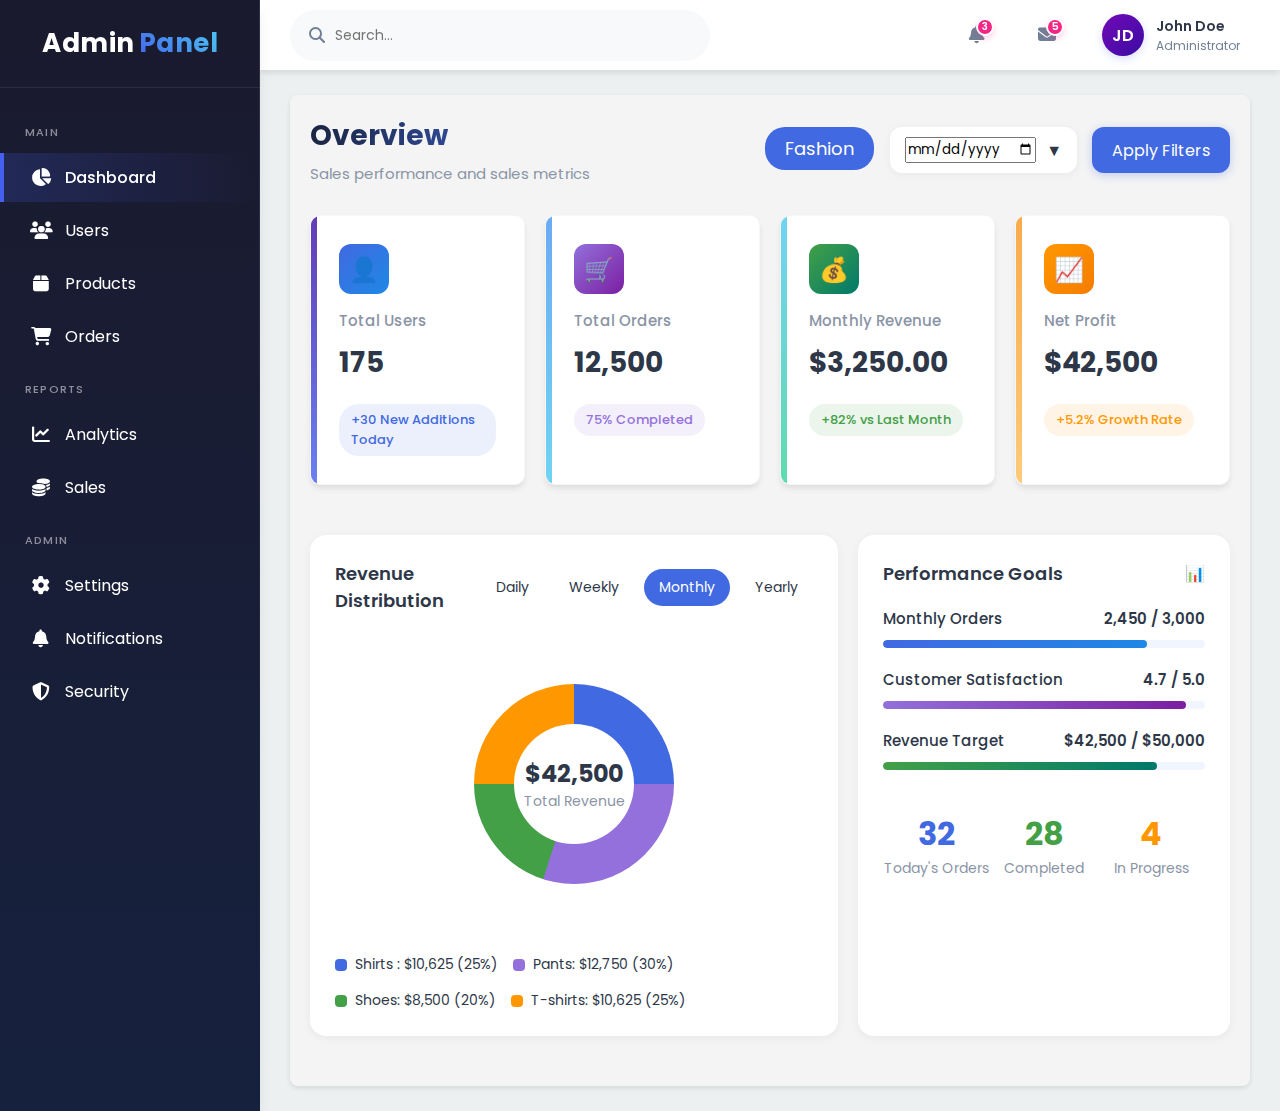
<file: index.html>
<!DOCTYPE html>
<html lang="en">
  <head>
    <meta charset="UTF-8" />
    <meta name="viewport" content="width=device-width, initial-scale=1.0" />
    <title>Admin Dashboard</title>
    <link
      rel="stylesheet"
      href="https://cdnjs.cloudflare.com/ajax/libs/font-awesome/6.4.2/css/all.min.css"
    />
    <link
      rel="stylesheet"
      href="https://cdnjs.cloudflare.com/ajax/libs/animate.css/4.1.1/animate.min.css"
    />
    <link
      href="https://fonts.googleapis.com/css2?family=Poppins:wght@300;400;500;600;700&display=swap"
      rel="stylesheet"
    />
    <link rel="stylesheet" href="/css/dash.css">
    <link rel="stylesheet" href="/css/index.css" />
  </head>
  <body>
    <div class="container">
      <!-- Sidebar -->
      <div class="sidebar">
        <div class="logo">
          <h1>Admin<span>Panel</span></h1>
        </div>
        <div class="nav-menu">
          <div class="menu-heading">Main</div>
          <div class="nav-item active">
            <i class="fas fa-chart-pie"></i>
            <span>Dashboard</span>
          </div>
          <div class="nav-item">
            <i class="fas fa-users"></i>
            <span>Users</span>
          </div>
          <div class="nav-item">
            <i class="fas fa-box"></i>
            <span>Products</span>
          </div>
          <div class="nav-item">
            <i class="fas fa-shopping-cart"></i>
            <span>Orders</span>
          </div>

          <div class="menu-heading">Reports</div>
          <div class="nav-item">
            <i class="fas fa-chart-line"></i>
            <span>Analytics</span>
          </div>
          <div class="nav-item">
            <i class="fas fa-coins"></i>
            <span>Sales</span>
          </div>

          <div class="menu-heading">Admin</div>
          <div class="nav-item">
            <i class="fas fa-cog"></i>
            <span>Settings</span>
          </div>
          <div class="nav-item">
            <i class="fas fa-bell"></i>
            <span>Notifications</span>
          </div>
          <div class="nav-item">
            <i class="fas fa-shield-alt"></i>
            <span>Security</span>
          </div>
        </div>
      </div>

      <!-- Header -->
      <div class="header">
        <div class="search-bar">
          <i class="fas fa-search"></i>
          <input type="text" placeholder="Search..." />
        </div>
        <div class="header-actions">
          <div class="notification">
            <i class="fas fa-bell"></i>
            <div class="badge">3</div>
          </div>
          <div class="notification">
            <i class="fas fa-envelope"></i>
            <div class="badge">5</div>
          </div>
          <div class="user-profile">
            <div class="profile-img">JD</div>
            <div class="user-info">
              <div class="user-name">John Doe</div>
              <div class="user-role">Administrator</div>
            </div>
          </div>
        </div>
      </div>

      <!-- Main Content -->
    <div class="main-content" id="mainContent">
        <div class="dashboard-content">
        <!-- Dashboard Header -->
        <div class="dashboard-header">
          <div>
            <h1 class="dashboard-title">Overview</h1>
            <p class="dashboard-subtitle">
              Sales performance and sales metrics
            </p>
          </div>
  
          <div style="display: flex">
            <details class="dropdown">
              <summary role="button">
                <a class="button">Fashion</a>
              </summary>
              <ul>
                <li><a href="#">Men</a></li>
                <li><a href="#">Women</a></li>
                <li><a href="#">Shirt</a></li>
                <li><a href="#">Pant</a></li>
                <li><a href="#">Shoe</a></li>
            </ul>
          </details>
          

            <div class="date-filter">
                <input type="date" />
              <span style="margin-left: 10px">▼</span>
            </div>
  
            <div class="filter-button">
              <span>Apply Filters</span>
            </div>
          </div>
        </div>
  
        <!-- Dashboard Grid -->
        <div class="dashboard-grid">
          <!-- Quick Stats -->
          <div class="quick-stats">
            <div class="stat-card">
              <div class="stat-icon blue-gradient">👤</div>
              <div class="stat-title">Total Users</div>
              <div class="stat-value">175</div>
              <div class="stat-badge badge-blue">+30 New Additions Today</div>
            </div>
  
            <div class="stat-card">
              <div class="stat-icon purple-gradient">🛒</div>
              <div class="stat-title">Total Orders</div>
              <div class="stat-value">12,500</div>
              <div class="stat-badge badge-purple">75% Completed</div>
            </div>
  
            <div class="stat-card">
              <div class="stat-icon green-gradient">💰</div>
              <div class="stat-title">Monthly Revenue</div>
              <div class="stat-value">$3,250.00</div>
              <div class="stat-badge badge-green">+82% vs Last Month</div>
            </div>
  
            <div class="stat-card">
              <div class="stat-icon orange-gradient">📈</div>
              <div class="stat-title">Net Profit</div>
              <div class="stat-value">$42,500</div>
              <div class="stat-badge badge-orange">+5.2% Growth Rate</div>
            </div>
          </div>
  
          <!-- Revenue Chart -->
          <div class="revenue-chart-container">
            <div class="chart-header">
              <div class="chart-title">Revenue Distribution</div>
              <div class="period-tabs">
                <div class="period-tab">Daily</div>
                <div class="period-tab">Weekly</div>
                <div class="period-tab active">Monthly</div>
                <div class="period-tab">Yearly</div>
              </div>
            </div>
  
            <div class="revenue-chart">
              <div class="circular-chart">
                <div class="donut-chart">
                  <div class="donut-hole">
                    <div class="donut-total">$42,500</div>
                    <div class="donut-label">Total Revenue</div>
                  </div>
                </div>
              </div>
            </div>
  
            <div class="chart-legend">
              <div class="legend-item">
                <div class="legend-color" style="background-color: #4169e1"></div>
                <div>Shirts : $10,625 (25%)</div>
              </div>
              <div class="legend-item">
                <div class="legend-color" style="background-color: #9370db"></div>
                <div>Pants: $12,750 (30%)</div>
              </div>
              <div class="legend-item">
                <div class="legend-color" style="background-color: #43a047"></div>
                <div>Shoes: $8,500 (20%)</div>
              </div>
              <div class="legend-item">
                <div class="legend-color" style="background-color: #ff9800"></div>
                <div>T-shirts: $10,625 (25%)</div>
              </div>
            </div>
          </div>
  
          <!-- Performance Container -->
          <div class="performance-container">
            <div class="chart-header">
              <div class="chart-title">Performance Goals</div>
              <div>📊</div>
            </div>
  
            <div class="goal-progress">
              <div class="goal-item">
                <div class="goal-header">
                  <div class="goal-title">Monthly Orders</div>
                  <div class="goal-value">2,450 / 3,000</div>
                </div>
                <div class="progress-bar">
                  <div class="progress progress-blue" style="width: 82%"></div>
                </div>
              </div>
  
              <div class="goal-item">
                <div class="goal-header">
                  <div class="goal-title">Customer Satisfaction</div>
                  <div class="goal-value">4.7 / 5.0</div>
                </div>
                <div class="progress-bar">
                  <div class="progress progress-purple" style="width: 94%"></div>
                </div>
              </div>
  
              <div class="goal-item">
                <div class="goal-header">
                  <div class="goal-title">Revenue Target</div>
                  <div class="goal-value">$42,500 / $50,000</div>
                </div>
                <div class="progress-bar">
                  <div class="progress progress-green" style="width: 85%"></div>
                </div>
              </div>
            </div>
  
            <div
              style="
                display: flex;
                justify-content: space-between;
                margin-top: 40px;
              "
            >
              <div style="text-align: center; flex: 1">
                <div style="font-size: 32px; font-weight: 700; color: #4169e1">
                  32
                </div>
                <div style="font-size: 14px; color: #8a94a6">Today's Orders</div>
              </div>
  
              <div style="text-align: center; flex: 1">
                <div style="font-size: 32px; font-weight: 700; color: #43a047">
                  28
                </div>
                <div style="font-size: 14px; color: #8a94a6">Completed</div>
              </div>
  
              <div style="text-align: center; flex: 1">
                <div style="font-size: 32px; font-weight: 700; color: #ff9800">
                  4
                </div>
                <div style="font-size: 14px; color: #8a94a6">In Progress</div>
              </div>
            </div>
          </div>
        </div>
        </div>
    </div>

    </div>
  </body>
</html>
</file>
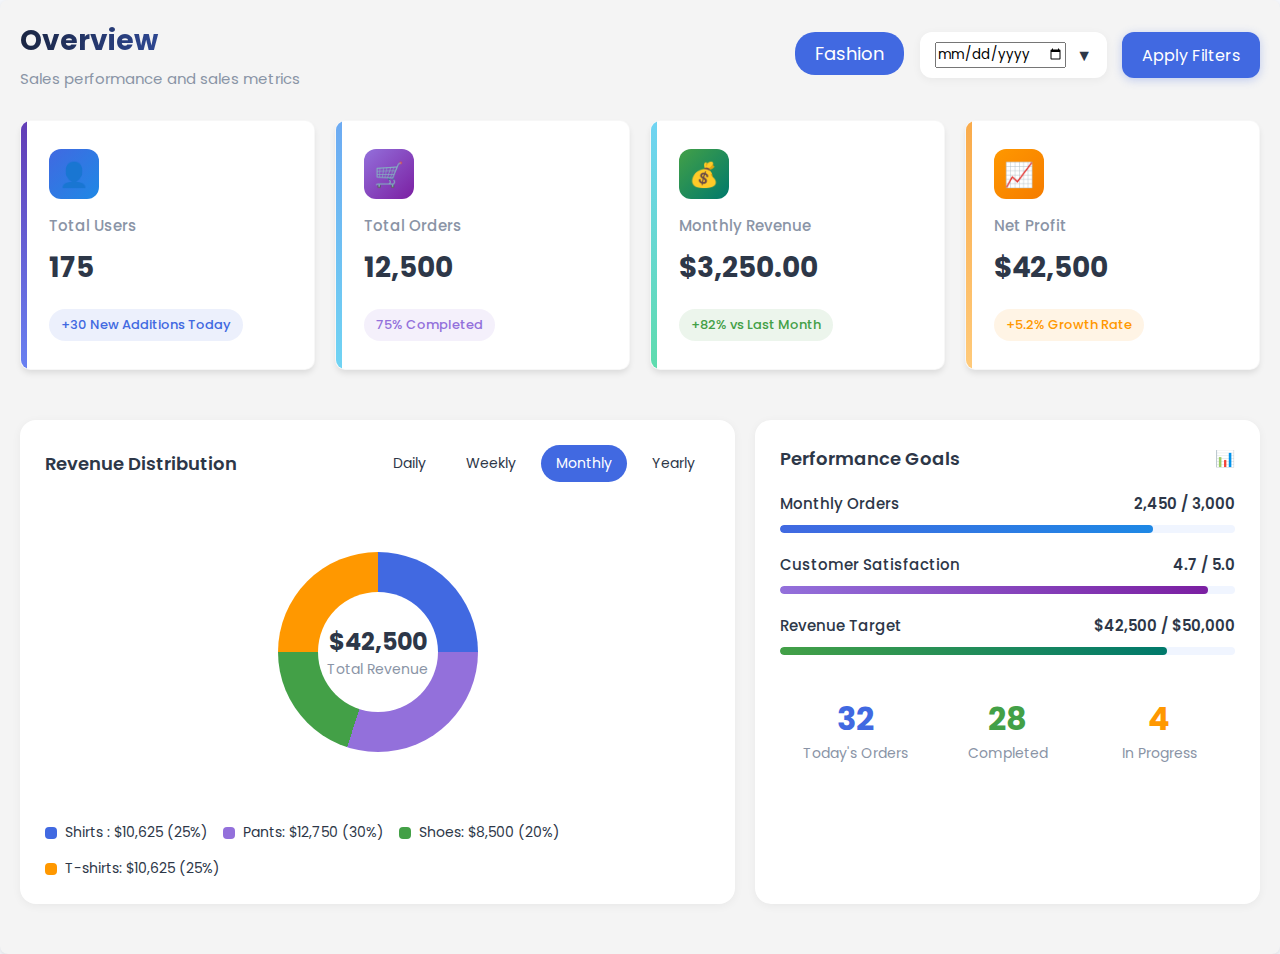
<file: html-pages/dashboard.html>
<!DOCTYPE html>
<html lang="en">
<head>
    <meta charset="UTF-8">
    <meta name="viewport" content="width=device-width, initial-scale=1.0">
    <title>Document</title>
    <link rel="stylesheet" href="../css/dash.css">
    <link rel="stylesheet" href="../css/index.css" />
</head>
<body>
    <div class="dashboard-content">
        <!-- Dashboard Header -->
        <div class="dashboard-header">
          <div>
            <h1 class="dashboard-title">Overview</h1>
            <p class="dashboard-subtitle">
              Sales performance and sales metrics
            </p>
          </div>
  
          <div style="display: flex">
            <details class="dropdown">
              <summary role="button">
                <a class="button">Fashion</a>
              </summary>
              <ul>
                <li><a href="#">Men</a></li>
                <li><a href="#">Women</a></li>
                <li><a href="#">Shirt</a></li>
                <li><a href="#">Pant</a></li>
                <li><a href="#">Shoe</a></li>
            </ul>
          </details>
          

            <div class="date-filter">
                <input type="date" />
              <span style="margin-left: 10px">▼</span>
            </div>
  
            <div class="filter-button">
              <span>Apply Filters</span>
            </div>
          </div>
        </div>
  
        <!-- Dashboard Grid -->
        <div class="dashboard-grid">
          <!-- Quick Stats -->
          <div class="quick-stats">
            <div class="stat-card">
              <div class="stat-icon blue-gradient">👤</div>
              <div class="stat-title">Total Users</div>
              <div class="stat-value">175</div>
              <div class="stat-badge badge-blue">+30 New Additions Today</div>
            </div>
  
            <div class="stat-card">
              <div class="stat-icon purple-gradient">🛒</div>
              <div class="stat-title">Total Orders</div>
              <div class="stat-value">12,500</div>
              <div class="stat-badge badge-purple">75% Completed</div>
            </div>
  
            <div class="stat-card">
              <div class="stat-icon green-gradient">💰</div>
              <div class="stat-title">Monthly Revenue</div>
              <div class="stat-value">$3,250.00</div>
              <div class="stat-badge badge-green">+82% vs Last Month</div>
            </div>
  
            <div class="stat-card">
              <div class="stat-icon orange-gradient">📈</div>
              <div class="stat-title">Net Profit</div>
              <div class="stat-value">$42,500</div>
              <div class="stat-badge badge-orange">+5.2% Growth Rate</div>
            </div>
          </div>
  
          <!-- Revenue Chart -->
          <div class="revenue-chart-container">
            <div class="chart-header">
              <div class="chart-title">Revenue Distribution</div>
              <div class="period-tabs">
                <div class="period-tab">Daily</div>
                <div class="period-tab">Weekly</div>
                <div class="period-tab active">Monthly</div>
                <div class="period-tab">Yearly</div>
              </div>
            </div>
  
            <div class="revenue-chart">
              <div class="circular-chart">
                <div class="donut-chart">
                  <div class="donut-hole">
                    <div class="donut-total">$42,500</div>
                    <div class="donut-label">Total Revenue</div>
                  </div>
                </div>
              </div>
            </div>
  
            <div class="chart-legend">
              <div class="legend-item">
                <div class="legend-color" style="background-color: #4169e1"></div>
                <div>Shirts : $10,625 (25%)</div>
              </div>
              <div class="legend-item">
                <div class="legend-color" style="background-color: #9370db"></div>
                <div>Pants: $12,750 (30%)</div>
              </div>
              <div class="legend-item">
                <div class="legend-color" style="background-color: #43a047"></div>
                <div>Shoes: $8,500 (20%)</div>
              </div>
              <div class="legend-item">
                <div class="legend-color" style="background-color: #ff9800"></div>
                <div>T-shirts: $10,625 (25%)</div>
              </div>
            </div>
          </div>
  
          <!-- Performance Container -->
          <div class="performance-container">
            <div class="chart-header">
              <div class="chart-title">Performance Goals</div>
              <div>📊</div>
            </div>
  
            <div class="goal-progress">
              <div class="goal-item">
                <div class="goal-header">
                  <div class="goal-title">Monthly Orders</div>
                  <div class="goal-value">2,450 / 3,000</div>
                </div>
                <div class="progress-bar">
                  <div class="progress progress-blue" style="width: 82%"></div>
                </div>
              </div>
  
              <div class="goal-item">
                <div class="goal-header">
                  <div class="goal-title">Customer Satisfaction</div>
                  <div class="goal-value">4.7 / 5.0</div>
                </div>
                <div class="progress-bar">
                  <div class="progress progress-purple" style="width: 94%"></div>
                </div>
              </div>
  
              <div class="goal-item">
                <div class="goal-header">
                  <div class="goal-title">Revenue Target</div>
                  <div class="goal-value">$42,500 / $50,000</div>
                </div>
                <div class="progress-bar">
                  <div class="progress progress-green" style="width: 85%"></div>
                </div>
              </div>
            </div>
  
            <div
              style="
                display: flex;
                justify-content: space-between;
                margin-top: 40px;
              "
            >
              <div style="text-align: center; flex: 1">
                <div style="font-size: 32px; font-weight: 700; color: #4169e1">
                  32
                </div>
                <div style="font-size: 14px; color: #8a94a6">Today's Orders</div>
              </div>
  
              <div style="text-align: center; flex: 1">
                <div style="font-size: 32px; font-weight: 700; color: #43a047">
                  28
                </div>
                <div style="font-size: 14px; color: #8a94a6">Completed</div>
              </div>
  
              <div style="text-align: center; flex: 1">
                <div style="font-size: 32px; font-weight: 700; color: #ff9800">
                  4
                </div>
                <div style="font-size: 14px; color: #8a94a6">In Progress</div>
              </div>
            </div>
          </div>
        </div>
      </div>
</body>
</html>
</file>
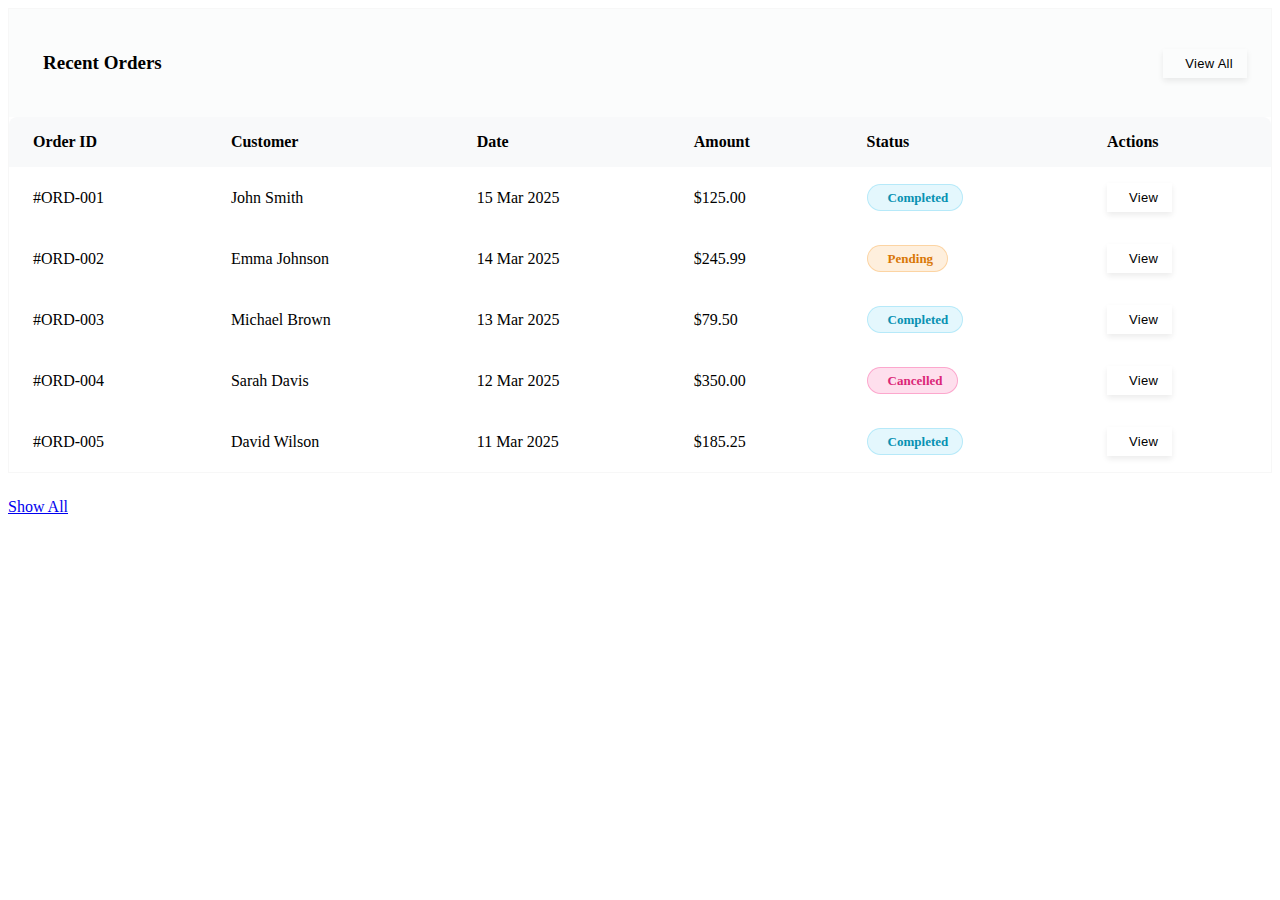
<file: html-pages/order.html>
<!DOCTYPE html>
<html lang="en">
<head>
    <meta charset="UTF-8">
    <meta name="viewport" content="width=device-width, initial-scale=1.0">
    <title>Document</title>
    <link rel="stylesheet" href="../css/order.css">
</head>
<body>
    <div class="dashboard-content">
      <div class="table-card">
        <div class="card-title">
          <h3><i class="fas fa-shopping-bag"></i> Recent Orders</h3>
          <button class="btn btn-outline btn-sm">
            <i class="fas fa-eye"></i> View All
          </button>
        </div>
        <table class="data-table">
          <thead>
            <tr>
              <th>Order ID</th>
              <th>Customer</th>
              <th>Date</th>
              <th>Amount</th>
              <th>Status</th>
              <th>Actions</th>
            </tr>
          </thead>
          <tbody>
            <tr>
              <td>#ORD-001</td>
              <td>John Smith</td>
              <td>15 Mar 2025</td>
              <td>$125.00</td>
              <td>
                <span class="status active"
                  ><i class="fas fa-check-circle"></i> Completed</span
                >
              </td>
              <td>
                <button class="btn btn-outline btn-sm">
                  <i class="fas fa-eye"></i> View
                </button>
              </td>
            </tr>
            <tr>
              <td>#ORD-002</td>
              <td>Emma Johnson</td>
              <td>14 Mar 2025</td>
              <td>$245.99</td>
              <td>
                <span class="status pending"
                  ><i class="fas fa-clock"></i> Pending</span
                >
              </td>
              <td>
                <button class="btn btn-outline btn-sm">
                  <i class="fas fa-eye"></i> View
                </button>
              </td>
            </tr>
            <tr>
              <td>#ORD-003</td>
              <td>Michael Brown</td>
              <td>13 Mar 2025</td>
              <td>$79.50</td>
              <td>
                <span class="status active"
                  ><i class="fas fa-check-circle"></i> Completed</span
                >
              </td>
              <td>
                <button class="btn btn-outline btn-sm">
                  <i class="fas fa-eye"></i> View
                </button>
              </td>
            </tr>
            <tr>
              <td>#ORD-004</td>
              <td>Sarah Davis</td>
              <td>12 Mar 2025</td>
              <td>$350.00</td>
              <td>
                <span class="status cancelled"
                  ><i class="fas fa-times-circle"></i> Cancelled</span
                >
              </td>
              <td>
                <button class="btn btn-outline btn-sm">
                  <i class="fas fa-eye"></i> View
                </button>
              </td>
            </tr>
            <tr>
              <td>#ORD-005</td>
              <td>David Wilson</td>
              <td>11 Mar 2025</td>
              <td>$185.25</td>
              <td>
                <span class="status active"
                  ><i class="fas fa-check-circle"></i> Completed</span
                >
              </td>
              <td>
                <button class="btn btn-outline btn-sm">
                  <i class="fas fa-eye"></i> View
                </button>
              </td>
            </tr>
          </tbody>
        </table>
      </div>
        <a href="#">Show All</a>
     </div>

     
</body>
</html>
</file>
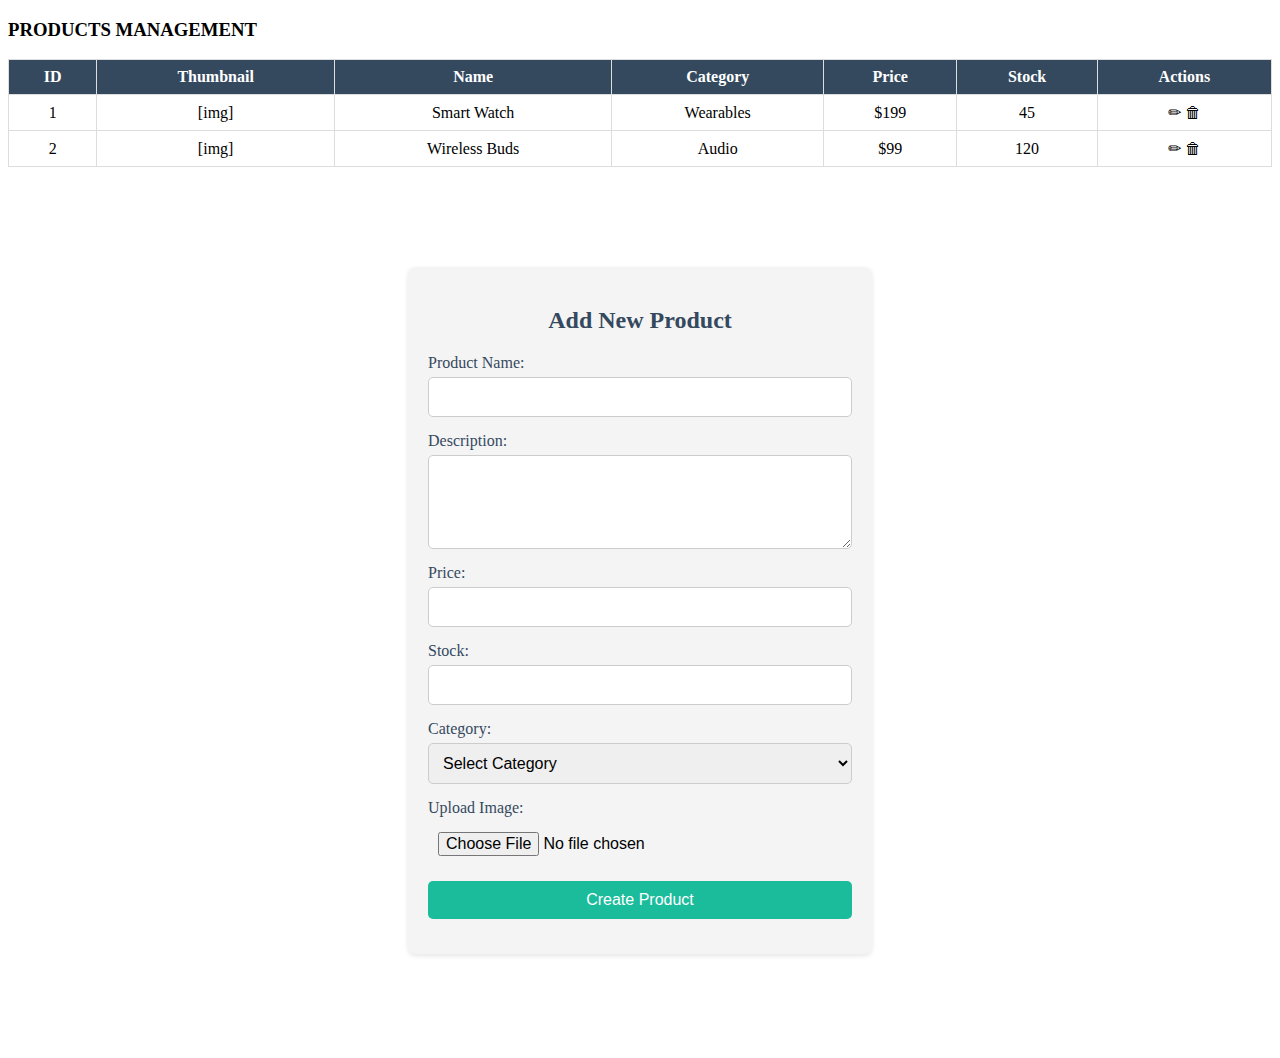
<file: html-pages/products.html>
<!DOCTYPE html>
<html lang="en">
<head>
  <meta charset="UTF-8">
  <meta name="viewport" content="width=device-width, initial-scale=1.0">
  <title>Products Management</title>
 <link rel="stylesheet" href="../css/products.css">
</head>
<body>
  <div class="dashboard-content">
    <h3>PRODUCTS MANAGEMENT</h3>


    
    <table class="table">
      <thead>
        <tr>
          <th>ID</th>
          <th>Thumbnail</th>
          <th>Name</th>
          <th>Category</th>
          <th>Price</th>
          <th>Stock</th>
          <th>Actions</th>
        </tr>
      </thead>
      <tbody>
        <tr>
          <td>1</td>
          <td>[img]</td>
          <td>Smart Watch</td>
          <td>Wearables</td>
          <td>$199</td>
          <td>45</td>
          <td>✏ 🗑</td>
        </tr>
        <tr>
          <td>2</td>
          <td>[img]</td>
          <td>Wireless Buds</td>
          <td>Audio</td>
          <td>$99</td>
          <td>120</td>
          <td>✏ 🗑</td>
        </tr>
      </tbody>
    </table>

    <div class="noone">
        <h2>Add New Product</h2>
    <form class="product-form">
        <!-- Product Name -->
        <label for="productName">Product Name:</label>
        <input type="text" id="productName" name="productName" required>
  
        <!-- Description -->
        <label for="description">Description:</label>
        <textarea id="description" name="description" rows="4" required></textarea>
  
        <!-- Price -->
        <label for="price">Price:</label>
        <input type="number" id="price" name="price" step="0.01" required>

        <!-- stock -->
        <label for="stock">Stock:</label>
        <input type="number" id="stock" name="stock" step="0.01" required>
  
        <!-- Category -->
        <label for="category">Category:</label>
        <select id="category" name="category" required>
          <option value="">Select Category</option>
          <option value="Shirts">Shirts</option>
          <option value="Pants">Pants</option>
          <option value="Shoes">Shoes</option>
        </select>
  
        <!-- Upload Image -->
        <label for="uploadImage">Upload Image:</label>
        <input type="file" id="uploadImage" name="uploadImage" accept="image/*" required>
  
        <!-- Submit Button -->
        <button type="submit">Create Product</button>
      
    </form>
    </div>
  </div>
</body>
</html>
</file>
<file: css/dash.css>
@import url("https://fonts.googleapis.com/css2?family=Poppins:ital,wght@0,100;0,200;0,300;0,400;0,500;0,600;0,700;0,800;0,900;1,100;1,200;1,300;1,400;1,500;1,600;1,700;1,800;1,900&display=swap");

* {
  margin: 0;
  padding: 0;
  /* box-sizing: border-box; */
  font-family: "Poppins", "Inter", system-ui, sans-serif;
}

/* Main Content Styles */
.main-content {
  flex: 1;
  padding: 90px 30px 30px 130px;
}

.main-content {
  flex: 1;
  padding: 15px;
  background-color: #ecf0f1;
}

.dashboard-content {
  margin: auto;
  padding: 20px;
  background-color: #f4f4f4;
  border-radius: 8px;
  box-shadow: 0 2px 5px rgba(0, 0, 0, 0.1);
  
}


.dashboard-header {
  display: flex;
  justify-content: space-between;
  align-items: center;
  margin-bottom: 30px;
}

.dashboard-title {
  font-size: 28px;
  font-weight: 700;
  background: linear-gradient(90deg, #1a2542, #4169e1);
  -webkit-background-clip: text;
  background-clip: text;
  color: transparent;
}

.dashboard-subtitle {
  font-size: 15px;
  color: #8a94a6;
  margin-top: 5px;
}

.date-filter {
  display: flex;
  align-items: center;
  background-color: #ffffff;
  border-radius: 12px;
  padding: 10px 15px;
  box-shadow: 0 2px 10px rgba(0, 0, 0, 0.05);
  cursor: pointer;
}

.filter-button {
  display: flex;
  align-items: center;
  background-color: #4169e1;
  color: white;
  border-radius: 12px;
  padding: 10px 20px;
  margin-left: 15px;
  box-shadow: 0 2px 10px rgba(65, 105, 225, 0.3);
  cursor: pointer;
}

/* Dashboard Sections Layout */
.dashboard-grid {
  display: grid;
  grid-template-columns: repeat(12, 1fr);
  gap: 20px;
}

/* Quick Stats */
.quick-stats {
  grid-column: span 12;
  display: grid;
  grid-template-columns: repeat(4, 1fr);
  gap: 20px;
  margin-bottom: 30px;
}

.stat-card {
  background-color: #ffffff;
  border-radius: 16px;
  padding: 25px;
  box-shadow: 0 2px 10px rgba(0, 0, 0, 0.05);
  transition: all 0.3s;
  position: relative;
  overflow: hidden;
}

.stat-card:hover {
  transform: translateY(-5px);
  box-shadow: 0 10px 20px rgba(0, 0, 0, 0.1);
}

.stat-card::before {
  content: "";
  position: absolute;
  top: 0;
  left: 0;
  width: 100%;
  height: 5px;
  background: linear-gradient(90deg, #4169e1, #9370db);
}

.stat-icon {
  width: 50px;
  height: 50px;
  border-radius: 12px;
  display: flex;
  align-items: center;
  justify-content: center;
  font-size: 24px;
  margin-bottom: 15px;
}

.blue-gradient {
  background: linear-gradient(135deg, #4169e1, #1e88e5);
  color: white;
}

.purple-gradient {
  background: linear-gradient(135deg, #9370db, #7b1fa2);
  color: white;
}

.green-gradient {
  background: linear-gradient(135deg, #43a047, #00796b);
  color: white;
}

.orange-gradient {
  background: linear-gradient(135deg, #ff9800, #f57c00);
  color: white;
}

.stat-title {
  font-size: 15px;
  font-weight: 500;
  color: #8a94a6;
  margin-bottom: 10px;
}

.stat-value {
  font-size: 28px;
  font-weight: 700;
  margin-bottom: 20px;
}

.stat-badge {
  display: inline-flex;
  align-items: center;
  padding: 6px 12px;
  border-radius: 20px;
  font-size: 13px;
  font-weight: 500;
}

.badge-blue {
  background-color: rgba(65, 105, 225, 0.1);
  color: #4169e1;
}

.badge-green {
  background-color: rgba(67, 160, 71, 0.1);
  color: #43a047;
}

.badge-purple {
  background-color: rgba(147, 112, 219, 0.1);
  color: #9370db;
}

.badge-orange {
  background-color: rgba(255, 152, 0, 0.1);
  color: #ff9800;
}

/* Charts Section */
.revenue-chart-container {
  grid-column: span 7;
  background-color: #ffffff;
  border-radius: 16px;
  padding: 25px;
  box-shadow: 0 2px 10px rgba(0, 0, 0, 0.05);
  margin-bottom: 30px;
}

.chart-header {
  display: flex;
  justify-content: space-between;
  align-items: center;
  margin-bottom: 20px;
}

.chart-title {
  font-size: 18px;
  font-weight: 600;
}

.period-tabs {
  display: flex;
  gap: 10px;
}

.period-tab {
  padding: 8px 15px;
  border-radius: 20px;
  font-size: 14px;
  cursor: pointer;
  transition: all 0.3s;
}

.period-tab.active {
  background-color: #4169e1;
  color: white;
}

/* Circular Revenue Chart */
.revenue-chart {
  height: 300px;
  position: relative;
}

.circular-chart {
  display: flex;
  justify-content: center;
  align-items: center;
  height: 100%;
}

.donut-chart {
  width: 200px;
  height: 200px;
  border-radius: 50%;
  background: conic-gradient(
    #4169e1 0% 25%,
    #9370db 25% 55%,
    #43a047 55% 75%,
    #ff9800 75% 100%
  );
  position: relative;
}

.donut-hole {
  position: absolute;
  width: 120px;
  height: 120px;
  background-color: white;
  border-radius: 50%;
  top: 50%;
  left: 50%;
  transform: translate(-50%, -50%);
  display: flex;
  flex-direction: column;
  justify-content: center;
  align-items: center;
}

.donut-total {
  font-size: 24px;
  font-weight: 700;
}

.donut-label {
  font-size: 14px;
  color: #8a94a6;
}

.chart-legend {
  display: flex;
  flex-wrap: wrap;
  gap: 15px;
  margin-top: 20px;
}

.legend-item {
  display: flex;
  align-items: center;
  gap: 8px;
  font-size: 14px;
}

.legend-color {
  width: 12px;
  height: 12px;
  border-radius: 4px;
}

/* Performance Section */
.performance-container {
  grid-column: span 5;
  background-color: #ffffff;
  border-radius: 16px;
  padding: 25px;
  box-shadow: 0 2px 10px rgba(0, 0, 0, 0.05);
  margin-bottom: 30px;
}

.goal-progress {
  margin-top: 20px;
}

.goal-item {
  margin-bottom: 20px;
}

.goal-header {
  display: flex;
  justify-content: space-between;
  margin-bottom: 10px;
}

.goal-title {
  font-size: 15px;
  font-weight: 500;
}

.goal-value {
  font-size: 15px;
  font-weight: 600;
}

.progress-bar {
  height: 8px;
  background-color: #f0f5ff;
  border-radius: 4px;
  overflow: hidden;
}

.progress {
  height: 100%;
  border-radius: 4px;
}

.progress-blue {
  background: linear-gradient(90deg, #4169e1, #1e88e5);
}

.progress-purple {
  background: linear-gradient(90deg, #9370db, #7b1fa2);
}

.progress-green {
  background: linear-gradient(90deg, #43a047, #00796b);
}
     

/* Follow me for more pens like this! */

    /* Tweak to change the look and feel */
    :root {
      --button-background: #4169e1;
      --button-color: white;
      
      --dropdown-highlight: dodgerblue;
      --dropdown-width: 160px;
      --dropdown-background: #2c3e50;
      --dropdown-color: white;
    }
    

    /* Boring button styles */
    a.button {
      /* Frame */
      display: inline-block;
      padding: 8px 20px;
      border-radius: 20px;
      box-sizing: border-box;
      
      /* Style */
      border: none;
      background: var(--button-background);
      color: var(--button-color);
      font-size: 18px;
      cursor: pointer;
    }
    
    a.button:active {
      filter: brightness(75%);
    }
    
    /* Dropdown styles */
    .dropdown {
      position: relative;
      padding: 0;
      margin-right: 1em;
      
      border: none;
    }
    
    .dropdown summary {
      list-style: none;
      list-style-type: none;
    }
    
    .dropdown > summary::-webkit-details-marker {
      display: none;
    }
    
    .dropdown summary:focus {
      outline: none;
    }
    
    .dropdown summary:focus a.button {
      border: 2px solid white;
    }
    
    .dropdown summary:focus {
      outline: none;
    }
    
    .dropdown ul {
      position: absolute;
      margin: 20px 0 0 0;
      padding: 20px 0;
      width: var(--dropdown-width);
      left: 50%;
      margin-left: calc((var(--dropdown-width) / 2)  * -1);
      box-sizing: border-box;
      z-index: 2;
      
      background: var(--dropdown-background);
      border-radius: 6px;
      list-style: none;
    }
    
    .dropdown ul li {
      padding: 0;
      margin: 0;
    }
    
    .dropdown ul li a:link, .dropdown ul li a:visited {
      display: inline-block;
      padding: 10px 0.8rem;
      width: 100%;
      box-sizing: border-box;
      
      color: var(--dropdown-color);
      text-decoration: none;
    }
    
    .dropdown ul li a:hover {
      background-color: var(--dropdown-highlight);
      color: var(--dropdown-background);
    }
    
    /* Dropdown triangle */
    .dropdown ul::before {
      content: ' ';
      position: absolute;
      width: 0;
      height: 0;
      top: -10px;
      left: 50%;
      margin-left: -10px;
      border-style: solid;
      border-width: 0 10px 10px 10px;
      border-color: transparent transparent var(--dropdown-background) transparent;
    }
    
    
    /* Close the dropdown with outside clicks */
    .dropdown > summary::before {
      display: none;
    }
    
    .dropdown[open] > summary::before {
        content: ' ';
        display: block;
        position: fixed;
        top: 0;
        right: 0;
        left: 0;
        bottom: 0;
        z-index: 1;
    }
</file>
<file: css/index.css>
:root {
    --primary: #3a0ca3;
    --primary-light: #4361ee;
    --secondary: #7209b7;
    --success: #4cc9f0;
    --danger: #f72585;
    --warning: #f8961e;
    --info: #4895ef;
    --dark: #1a1a2e;
    --light: #f8f9fa;
    --border: #e9ecef;
    --text: #2d3748;
    --text-light: #718096;
    --shadow: 0 10px 15px -3px rgba(0, 0, 0, 0.1),
      0 4px 6px -2px rgba(0, 0, 0, 0.05);
    --shadow-sm: 0 4px 6px -1px rgba(0, 0, 0, 0.1);
    --shadow-lg: 0 20px 25px -5px rgba(0, 0, 0, 0.1),
      0 10px 10px -5px rgba(0, 0, 0, 0.04);
    --radius: 10px;
    --radius-sm: 6px;
    --sidebar-width: 260px;
    --header-height: 70px;
    --transition: all 0.3s ease;
  }
  
  * {
    margin: 0;
    padding: 0;
    box-sizing: border-box;
    font-family: "Poppins", sans-serif;
  }
  
  body {
    background-color: #f5f7fb;
    color: var(--text);
    overflow-x: hidden;
  }
  
  /* Custom Scrollbar */
  ::-webkit-scrollbar {
    width: 6px;
    height: 6px;
  }
  
  ::-webkit-scrollbar-track {
    background: #f1f1f1;
  }
  
  ::-webkit-scrollbar-thumb {
    background: var(--primary-light);
    border-radius: 10px;
  }
  
  ::-webkit-scrollbar-thumb:hover {
    background: var(--primary);
  }
  
  /* Layout */
  .container {
    display: grid;
    grid-template-columns: var(--sidebar-width) 1fr;
    grid-template-rows: var(--header-height) 1fr;
    min-height: 100vh;
  }
  
  /* Sidebar */
  .sidebar {
    grid-row: 1 / 3;
    background: linear-gradient(180deg, var(--dark) 0%, #16213e 100%);
    color: white;
    overflow-y: auto;
    transition: var(--transition);
    box-shadow: var(--shadow);
    z-index: 1000;
    position: relative;
  }
  
  .sidebar::before {
    content: "";
    position: absolute;
    top: 0;
    right: 0;
    height: 100%;
    width: 1px;
    background: linear-gradient(to bottom, rgba(255, 255, 255, 0.1), transparent);
  }
  
  .logo {
    padding: 24px 20px;
    text-align: center;
    border-bottom: 1px solid rgba(255, 255, 255, 0.08);
    margin-bottom: 10px;
  }
  
  .logo h1 {
    font-size: 26px;
    font-weight: 700;
    color: white;
    display: flex;
    align-items: center;
    justify-content: center;
    letter-spacing: 0.5px;
  }
  
  .logo span {
    color: var(--primary-light);
    background: linear-gradient(45deg, var(--primary-light), var(--success));
    -webkit-background-clip: text;
    background-clip: text;
    -webkit-text-fill-color: transparent;
    margin-left: 4px;
  }
  
  .nav-menu {
    padding: 10px 0;
  }
  
  .menu-heading {
    padding: 16px 25px 8px;
    font-size: 11px;
    text-transform: uppercase;
    letter-spacing: 1.2px;
    color: rgba(255, 255, 255, 0.5);
    font-weight: 500;
  }
  
  .nav-item {
    padding: 12px 25px;
    display: flex;
    align-items: center;
    cursor: pointer;
    transition: var(--transition);
    border-left: 4px solid transparent;
    margin: 4px 0;
    border-radius: 0 var(--radius-sm) var(--radius-sm) 0;
    position: relative;
    overflow: hidden;
  }
  
  .nav-item::after {
    content: "";
    position: absolute;
    bottom: 0;
    left: 0;
    width: 0;
    height: 1px;
    background: linear-gradient(
      90deg,
      transparent,
      rgba(255, 255, 255, 0.2),
      transparent
    );
    transition: var(--transition);
  }
  
  .nav-item:hover::after {
    width: 100%;
  }
  
  .nav-item:hover,
  .nav-item.active {
    background-color: rgba(255, 255, 255, 0.07);
    border-left-color: var(--primary-light);
  }
  
  .nav-item.active {
    background: linear-gradient(90deg, rgba(67, 97, 238, 0.2), transparent);
    font-weight: 500;
  }
  
  .nav-item i {
    width: 24px;
    margin-right: 12px;
    font-size: 18px;
    text-align: center;
    transition: var(--transition);
  }
  
  .nav-item:hover i {
    transform: translateY(-2px);
  }
  
  /* Header */
  .header {
    grid-column: 2;
    background-color: white;
    display: flex;
    align-items: center;
    justify-content: space-between;
    padding: 0 30px;
    box-shadow: var(--shadow-sm);
    z-index: 100;
    position: sticky;
    top: 0;
  }
  
  .search-bar {
    display: flex;
    align-items: center;
    background-color: var(--light);
    border-radius: 50px;
    padding: 8px 18px;
    flex: 0 0 420px;
    transition: var(--transition);
    border: 1px solid transparent;
  }
  
  .search-bar:focus-within {
    box-shadow: 0 0 0 2px rgba(67, 97, 238, 0.1);
    border-color: rgba(67, 97, 238, 0.3);
  }
  
  .search-bar input {
    border: none;
    background: transparent;
    outline: none;
    width: 100%;
    padding: 6px 10px;
    color: var(--text);
    font-size: 14px;
  }
  
  .search-bar i {
    color: var(--text-light);
    font-size: 16px;
  }
  
  .header-actions {
    display: flex;
    align-items: center;
  }
  
  .notification {
    position: relative;
    margin: 0 15px;
    cursor: pointer;
    width: 40px;
    height: 40px;
    display: flex;
    align-items: center;
    justify-content: center;
    border-radius: 50%;
    transition: var(--transition);
  }
  
  .notification:hover {
    background-color: rgba(67, 97, 238, 0.1);
  }
  
  .notification i {
    font-size: 18px;
    color: var(--text-light);
    transition: var(--transition);
  }
  
  .notification:hover i {
    color: var(--primary);
    transform: translateY(-2px);
  }
  
  .notification .badge {
    position: absolute;
    top: 3px;
    right: 3px;
    background-color: var(--danger);
    color: white;
    border-radius: 50%;
    width: 18px;
    height: 18px;
    font-size: 10px;
    display: flex;
    align-items: center;
    justify-content: center;
    box-shadow: 0 3px 6px rgba(247, 37, 133, 0.2);
    border: 2px solid white;
    font-weight: 600;
  }
  
  .user-profile {
    display: flex;
    align-items: center;
    cursor: pointer;
    padding: 6px 10px;
    border-radius: var(--radius);
    transition: var(--transition);
    margin-left: 10px;
  }
  
  .user-profile:hover {
    background-color: rgba(67, 97, 238, 0.05);
  }
  
  .profile-img {
    width: 42px;
    height: 42px;
    border-radius: 50%;
    background: linear-gradient(135deg, var(--secondary), var(--primary));
    display: flex;
    align-items: center;
    justify-content: center;
    color: white;
    font-weight: 600;
    margin-right: 12px;
    box-shadow: 0 3px 8px rgba(67, 97, 238, 0.2);
    font-size: 16px;
  }
  
  .user-info {
    display: flex;
    flex-direction: column;
  }
  
  .user-name {
    font-weight: 600;
    font-size: 14px;
  }
  
  .user-role {
    font-size: 12px;
    color: var(--text-light);
  }
  
  /* Main Content */
  .main-content {
    grid-column: 2;
    padding: 25px 30px;
    overflow-y: auto;
  }
  
  .page-title {
    margin-bottom: 30px;
    display: flex;
    justify-content: space-between;
    align-items: center;
    animation: fadeIn 0.5s ease;
  }
  
  .title {
    font-size: 28px;
    font-weight: 700;
    color: var(--dark);
    position: relative;
    padding-bottom: 10px;
  }
  
  .title::after {
    content: "";
    position: absolute;
    bottom: 0;
    left: 0;
    width: 40px;
    height: 3px;
    background: linear-gradient(90deg, var(--primary), var(--primary-light));
    border-radius: 10px;
  }
  
  .action-buttons .btn {
    margin-left: 12px;
  }
  
  /* Dashboard Cards */
  .stats-cards {
    display: grid;
    grid-template-columns: repeat(auto-fit, minmax(260px, 1fr));
    gap: 25px;
    margin-bottom: 30px;
    animation: fadeInUp 0.6s ease;
  }
  
  .stat-card {
    background-color: white;
    border-radius: var(--radius);
    padding: 28px;
    box-shadow: var(--shadow-sm);
    transition: all 0.4s ease;
    position: relative;
    overflow: hidden;
    border: 1px solid rgba(0, 0, 0, 0.03);
  }
  
  .stat-card::before {
    content: "";
    position: absolute;
    top: 0;
    left: 0;
    width: 6px;
    height: 100%;
    opacity: 0.8;
    transition: var(--transition);
  }
  
  .stat-card:nth-child(1)::before {
    background: linear-gradient(to bottom, var(--primary), var(--primary-light));
  }
  
  .stat-card:nth-child(2)::before {
    background: linear-gradient(to bottom, var(--info), var(--success));
  }
  
  .stat-card:nth-child(3)::before {
    background: linear-gradient(to bottom, var(--success), #36d399);
  }
  
  .stat-card:nth-child(4)::before {
    background: linear-gradient(to bottom, var(--warning), #ffbd59);
  }
  
  .stat-card:hover {
    transform: translateY(-7px);
    box-shadow: var(--shadow);
  }
  
  .card-header {
    display: flex;
    justify-content: space-between;
    align-items: flex-start;
    margin-bottom: 18px;
  }
  
  .card-icon {
    width: 60px;
    height: 60px;
    border-radius: 50%;
    display: flex;
    align-items: center;
    justify-content: center;
    font-size: 24px;
    color: white;
    box-shadow: 0 6px 10px rgba(0, 0, 0, 0.1);
    transition: var(--transition);
  }
  
  .stat-card:hover .card-icon {
    transform: scale(1.1);
  }
  
  .card-icon.purple {
    background: linear-gradient(135deg, var(--primary), var(--secondary));
  }
  
  .card-icon.blue {
    background: linear-gradient(135deg, var(--info), #4cc9f0);
  }
  
  .card-icon.green {
    background: linear-gradient(135deg, var(--success), #36d399);
  }
  
  .card-icon.orange {
    background: linear-gradient(135deg, var(--warning), #ffbd59);
  }
  
  .card-value {
    font-size: 32px;
    font-weight: 700;
    margin-bottom: 6px;
    transition: var(--transition);
  }
  
  .stat-card:hover .card-value {
    color: var(--primary);
  }
  
  .card-label {
    color: var(--text-light);
    font-size: 15px;
    font-weight: 500;
  }
  
  .card-change {
    display: flex;
    align-items: center;
    font-size: 14px;
    padding: 8px 0 0;
    font-weight: 500;
  }
  
  .card-change i {
    margin-right: 6px;
    font-size: 16px;
  }
  
  .card-change.positive {
    color: var(--success);
  }
  
  .card-change.negative {
    color: var(--danger);
  }
  
 
  /* Media Queries */
  @media (max-width: 1200px) {
    .stats-cards {
      grid-template-columns: repeat(2, 1fr);
    }
  }
  
  @media (max-width: 992px) {
    .container {
      grid-template-columns: 0 1fr;
    }
  
    .sidebar {
      transform: translateX(-100%);
      position: fixed;
      height: 100vh;
      z-index: 1001;
    }
  
    .sidebar.active {
      transform: translateX(0);
      box-shadow: var(--shadow-lg);
    }
  
    .header {
      padding: 0 20px;
    }
  
    .main-content {
      padding: 20px;
    }
  }
  
  @media (max-width: 768px) {
    .search-bar {
      display: none;
    }
  
    .stats-cards {
      grid-template-columns: 1fr;
    }
  
    .user-role {
      display: none;
    }
  
    .data-table th,
    .data-table td {
      padding: 15px;
    }
  
    .title {
      font-size: 24px;
    }
  }
  
  @media (max-width: 576px) {
    .header-actions {
      margin-left: auto;
    }
  
    .notification {
      margin: 0 8px;
    }
  
    .user-info {
      display: none;
    }
  
    .profile-img {
      margin-right: 0;
    }
  
    .action-buttons {
      display: flex;
      flex-direction: column;
    }
  
    .action-buttons .btn {
      margin: 5px 0;
    }
  }
  .fas {
    font-size: 18px;
  }
</file>
<file: css/order.css>
.table-card {
  background-color: white;
  border-radius: var(--radius);
  box-shadow: var(--shadow-sm);
  overflow: hidden;
  margin-bottom: 25px;
  animation: fadeInUp 0.7s ease;
  border: 1px solid rgba(0, 0, 0, 0.03);
}

.card-title {
  padding: 24px;
  border-bottom: 1px solid var(--border);
  display: flex;
  justify-content: space-between;
  align-items: center;
  background-color: rgba(248, 249, 250, 0.5);
}

.card-title h3 {
  font-size: 19px;
  font-weight: 600;
  display: flex;
  align-items: center;
}

.card-title h3 i {
  margin-right: 10px;
  color: var(--primary);
}

.data-table {
  width: 100%;
  border-collapse: separate;
  border-spacing: 0;
}

.data-table th,
.data-table td {
  padding: 16px 24px;
  text-align: left;
}

.data-table th {
  font-weight: 600;
  color: var(--text);
  background-color: #f8f9fa;
  position: sticky;
  top: 0;
  box-shadow: 0 1px 0 0 var(--border);
}

.data-table th:first-child {
  border-top-left-radius: 8px;
}

.data-table th:last-child {
  border-top-right-radius: 8px;
}

.data-table td {
  border-bottom: 1px solid var(--border);
}

.data-table tr:last-child td {
  border-bottom: none;
}

.data-table tbody tr {
  transition: var(--transition);
}

.data-table tbody tr:hover {
  background-color: rgba(67, 97, 238, 0.03);
  transform: translateY(-1px);
  box-shadow: 0 3px 10px rgba(0, 0, 0, 0.04);
}

.status {
  padding: 6px 14px;
  border-radius: 50px;
  font-size: 13px;
  font-weight: 600;
  display: inline-flex;
  align-items: center;
  line-height: 1;
}

.status i {
  margin-right: 6px;
  font-size: 12px;
}

.status.active {
  background-color: rgba(76, 201, 240, 0.15);
  color: #0891b2;
  border: 1px solid rgba(76, 201, 240, 0.3);
}

.status.pending {
  background-color: rgba(248, 150, 30, 0.15);
  color: #d97706;
  border: 1px solid rgba(248, 150, 30, 0.3);
}

.status.cancelled {
  background-color: rgba(247, 37, 133, 0.15);
  color: #db2777;
  border: 1px solid rgba(247, 37, 133, 0.3);
}


/* buttons */
.btn {
  display: inline-flex;
  align-items: center;
  justify-content: center;
  padding: 10px 20px;
  border-radius: var(--radius);
  font-weight: 500;
  cursor: pointer;
  transition: all 0.3s;
  border: none;
  outline: none;
  font-size: 14px;
  letter-spacing: 0.3px;
  box-shadow: 0 3px 6px rgba(0, 0, 0, 0.08);
  position: relative;
  overflow: hidden;
}

.btn::after {
  content: "";
  position: absolute;
  width: 100%;
  height: 100%;
  top: 0;
  left: -100%;
  background: linear-gradient(
    90deg,
    transparent,
    rgba(255, 255, 255, 0.2),
    transparent
  );
  transition: 0.5s;
}

.btn:hover::after {
  left: 100%;
}

.btn i {
  margin-right: 8px;
  font-size: 16px;
  transition: var(--transition);
}

.btn:hover i {
  transform: translateX(2px);
}

.btn-primary {
  background: linear-gradient(135deg, var(--primary), var(--primary-light));
  color: white;
}

.btn-primary:hover {
  background: linear-gradient(135deg, var(--secondary), var(--primary));
  transform: translateY(-2px);
  box-shadow: 0 6px 15px rgba(58, 12, 163, 0.2);
}

.btn-outline {
  border: 2px solid var(--primary-light);
  color: var(--primary);
  background-color: transparent;
}

.btn-outline:hover {
  background-color: var(--primary);
  color: white;
  border-color: var(--primary);
  transform: translateY(-2px);
  box-shadow: 0 6px 15px rgba(58, 12, 163, 0.2);
}

.btn-sm {
  padding: 7px 14px;
  font-size: 13px;
  border-radius: var(--radius-sm);
}

@keyframes fadeIn {
  from {
    opacity: 0;
  }
  to {
    opacity: 1;
  }
}

@keyframes fadeInUp {
  from {
    opacity: 0;
    transform: translateY(20px);
  }
  to {
    opacity: 1;
    transform: translateY(0);
  }
}
</file>
<file: css/products.css>
.table {
  width: 100%;
  border-collapse: collapse;
  margin-top: 15px;
}
.table th, .table td {
  border: 1px solid #ddd;
  padding: 8px;
  text-align: center;
}
.table th {
  background-color: #34495e;
  color: white;
}
.actions span {
  cursor: pointer;
  margin: 0 5px;
}
.actions span:hover {
  color: #e74c3c;
}

.noone {
    max-width: 600px;
    margin: 100px 400px;
    padding: 20px;
    background-color: #f4f4f4;
    border-radius: 8px;
    box-shadow: 0 2px 5px rgba(0, 0, 0, 0.1);
  }
  
  .noone h2 {
    color: #34495e;
    text-align: center;
    margin-bottom: 20px;
  }
  
  .noone .product-form {
    display: flex;
    flex-direction: column;
  }
  
  .noone .product-form label {
    margin-bottom: 5px;
    color: #34495e;
  }
  
  .noone .product-form input,
  .noone .product-form textarea,
  .noone .product-form select,
  .noone .product-form button {
    margin-bottom: 15px;
    padding: 10px;
    border: 1px solid #ccc;
    border-radius: 5px;
    font-size: 16px;
  }
  
  .noone .product-form input[type="file"] {
    border: none;
  }
  
  .noone .product-form button {
    background-color: #1abc9c;
    color: white;
    border: none;
    cursor: pointer;
    padding: 10px;
  }
  
  .noone .product-form button:hover {
    background-color: #16a085;
  }
</file>
